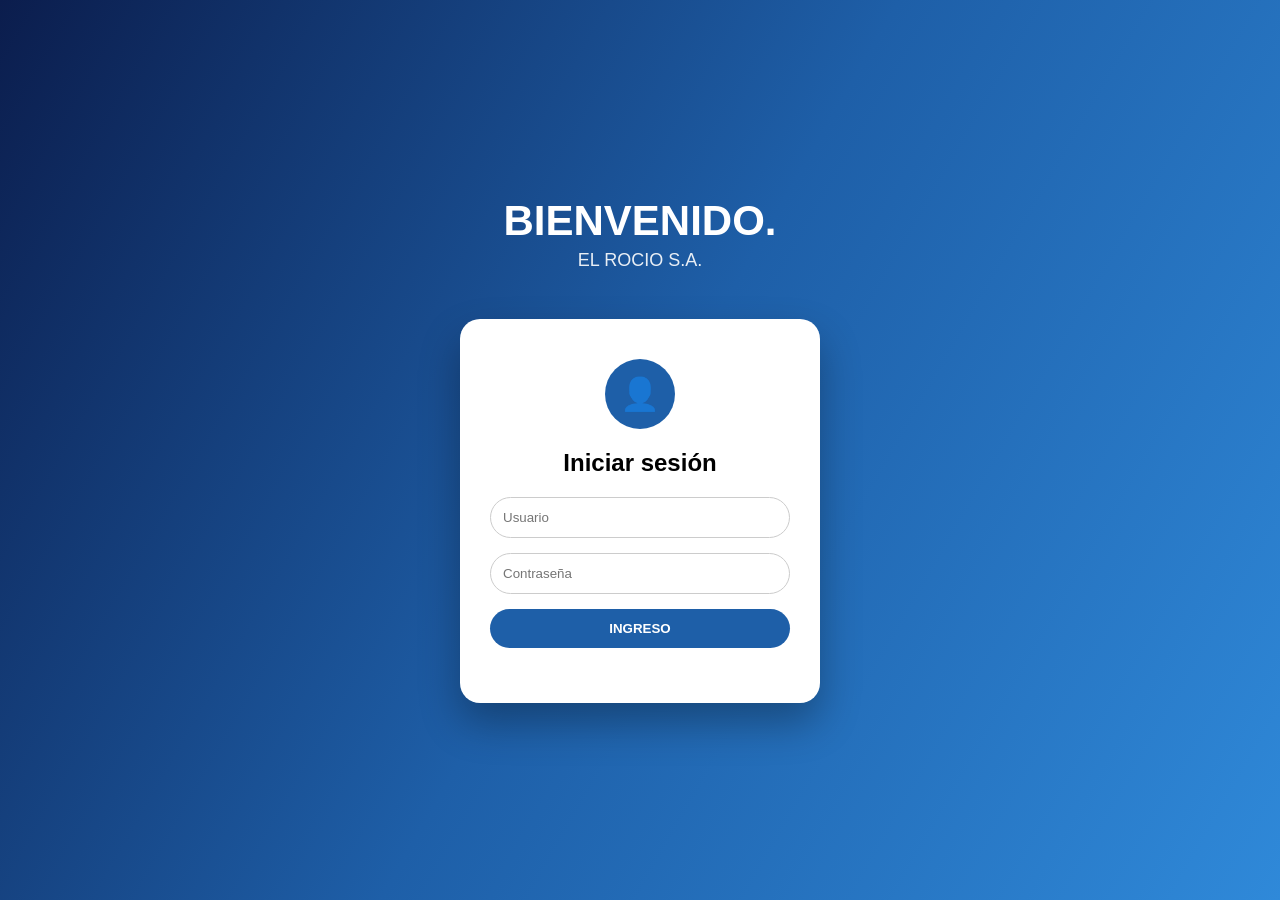
<file: proyecto-final/index.html>
<!DOCTYPE html>
<html lang="es">
<head>
  <meta charset="UTF-8">
  <meta name="viewport" content="width=device-width, initial-scale=1.0">
  <title>Login | EL ROCIO S.A.</title>
  <link rel="stylesheet" href="css/login.css">
</head>
<body>

<div class="background">
  <div class="container">

    <div class="welcome-top">
      <h1>BIENVENIDO.</h1>
      <p>EL ROCIO S.A.</p>
    </div>

    <form id="formLogin" class="login-card">
      <div class="avatar">👤</div>
      <h2>Iniciar sesión</h2>

      <input id="usuario" name="usuario" placeholder="Usuario" autocomplete="username" required>
      <input id="password" name="password" type="password" placeholder="Contraseña" autocomplete="current-password" required>

      <button id="btnLogin" type="submit">
        <span id="btnText">INGRESO</span>
        <span id="loader" class="spinner hidden"></span>
      </button>

      <p id="msg"></p>
    </form>

  </div>
</div>

<!-- config.js PRIMERO para que API_URL esté disponible -->
<script src="js/config.js"></script>
<script src="js/login.js"></script>
</body>
</html>
</file>
<file: proyecto-final/css/login.css>
* {
  box-sizing: border-box;
  font-family: "Segoe UI", Arial, sans-serif;
}

body {
  margin: 0;
  height: 100vh;
}

/* Fondo */
.background {
  min-height: 100vh;
  width: 100%;
  background: linear-gradient(120deg, #0b1d4d, #1e5fa8, #2f89d9);
  display: flex;
  justify-content: center;
  align-items: center;
}

/* Contenedor */
.container {
  display: flex;
  flex-direction: column;
  align-items: center;
  gap: 30px;
}

/* Texto */
.welcome-top {
  color: white;
  text-align: center;
}

.welcome-top h1 {
  font-size: 42px;
  margin: 0;
}

.welcome-top p {
  margin-top: 5px;
  font-size: 18px;
  opacity: 0.9;
}

/* Tarjeta */
.login-card {
  width: 360px;
  background: white;
  padding: 40px 30px;
  border-radius: 20px;
  box-shadow: 0 20px 40px rgba(0,0,0,0.3);
  text-align: center;
}

/* Avatar */
.avatar {
  width: 70px;
  height: 70px;
  margin: 0 auto 15px;
  border-radius: 50%;
  background: #1e5fa8;
  color: white;
  font-size: 32px;
  display: flex;
  align-items: center;
  justify-content: center;
}

/* Inputs */
.login-card input {
  width: 100%;
  padding: 12px;
  margin-bottom: 15px;
  border-radius: 25px;
  border: 1px solid #ccc;
}

/* Botón */
.login-card button {
  width: 100%;
  padding: 12px;
  border-radius: 25px;
  border: none;
  background: #1e5fa8;
  color: white;
  font-weight: bold;
  cursor: pointer;
  position: relative;
}

/* Loader */
.spinner {
  width: 18px;
  height: 18px;
  border: 3px solid rgba(255,255,255,0.4);
  border-top: 3px solid white;
  border-radius: 50%;
  animation: spin 1s linear infinite;
  display: inline-block;
}

@keyframes spin {
  to { transform: rotate(360deg); }
}

.hidden {
  display: none;
}

#msg {
  margin-top: 15px;
  font-size: 13px;
  color: red;
}

/* Responsive */
@media (max-width: 480px) {
  .welcome-top {
    display: none;
  }
}
</file>
